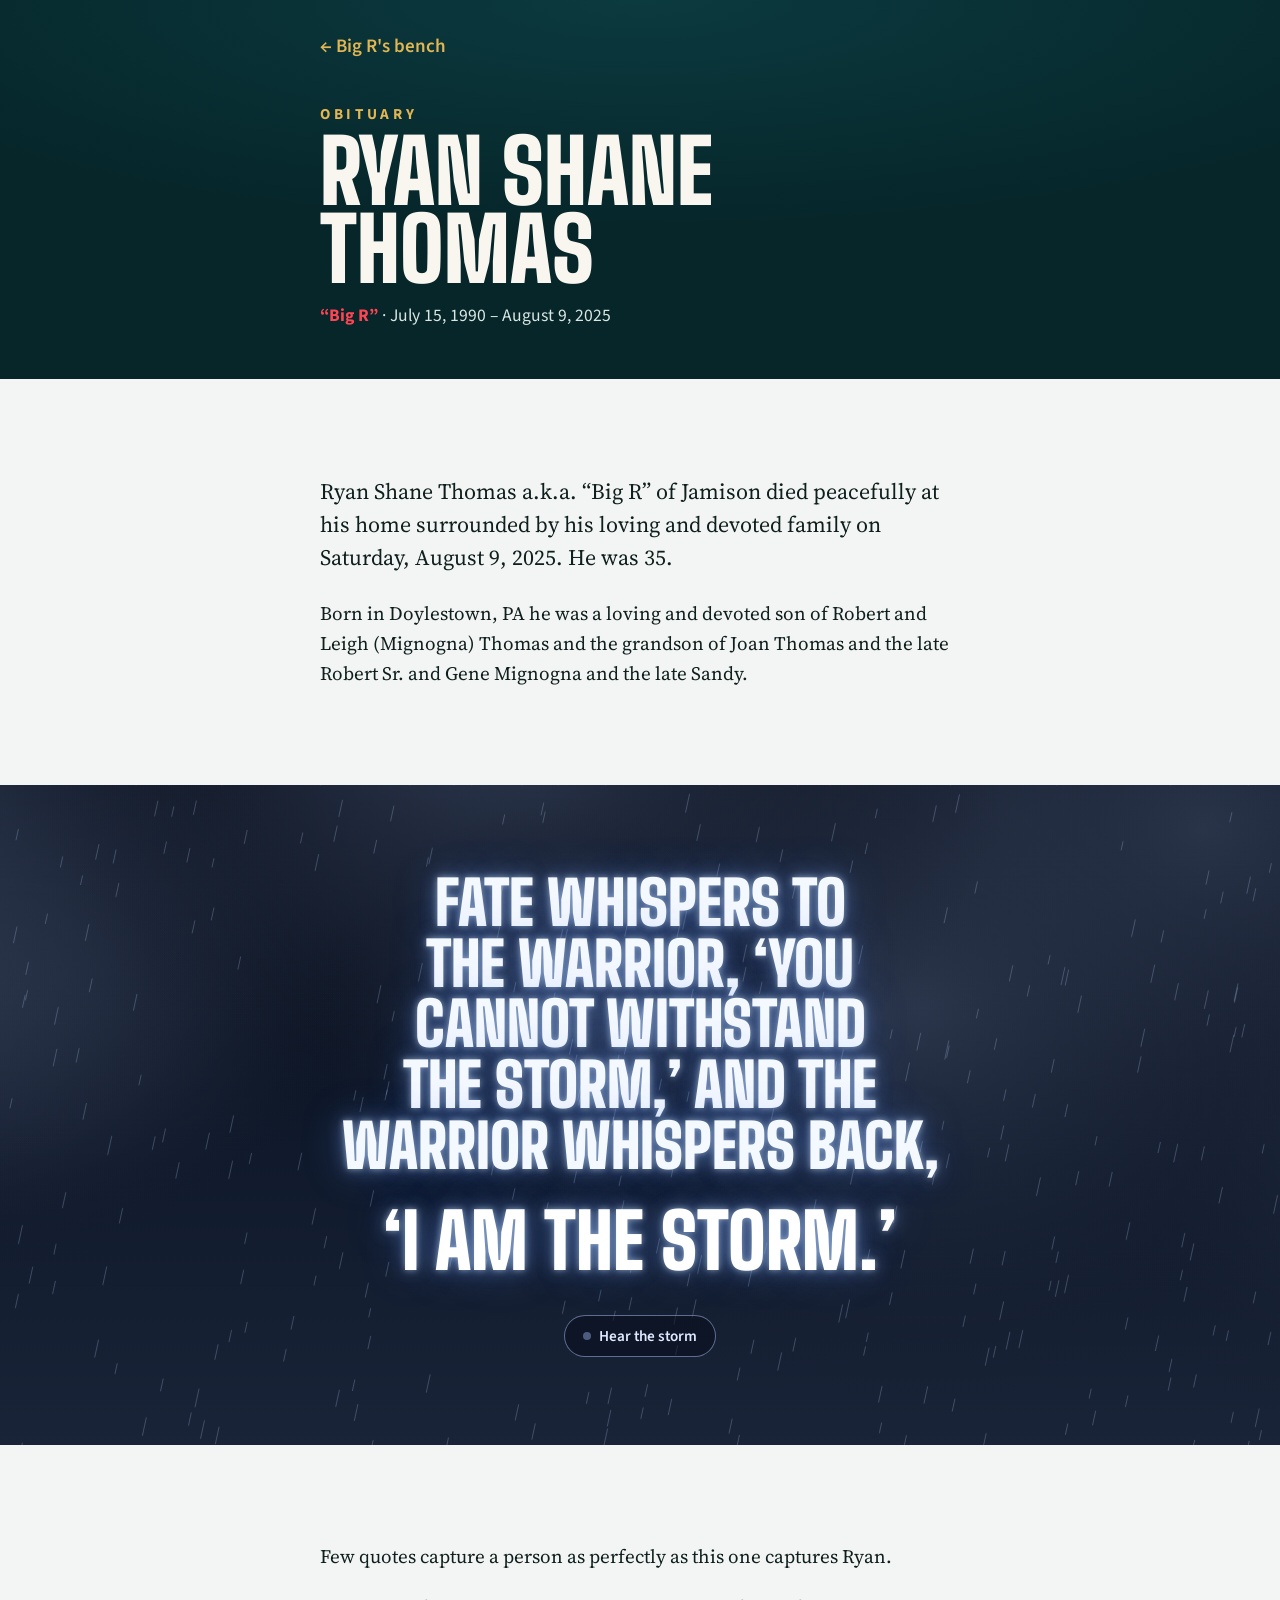
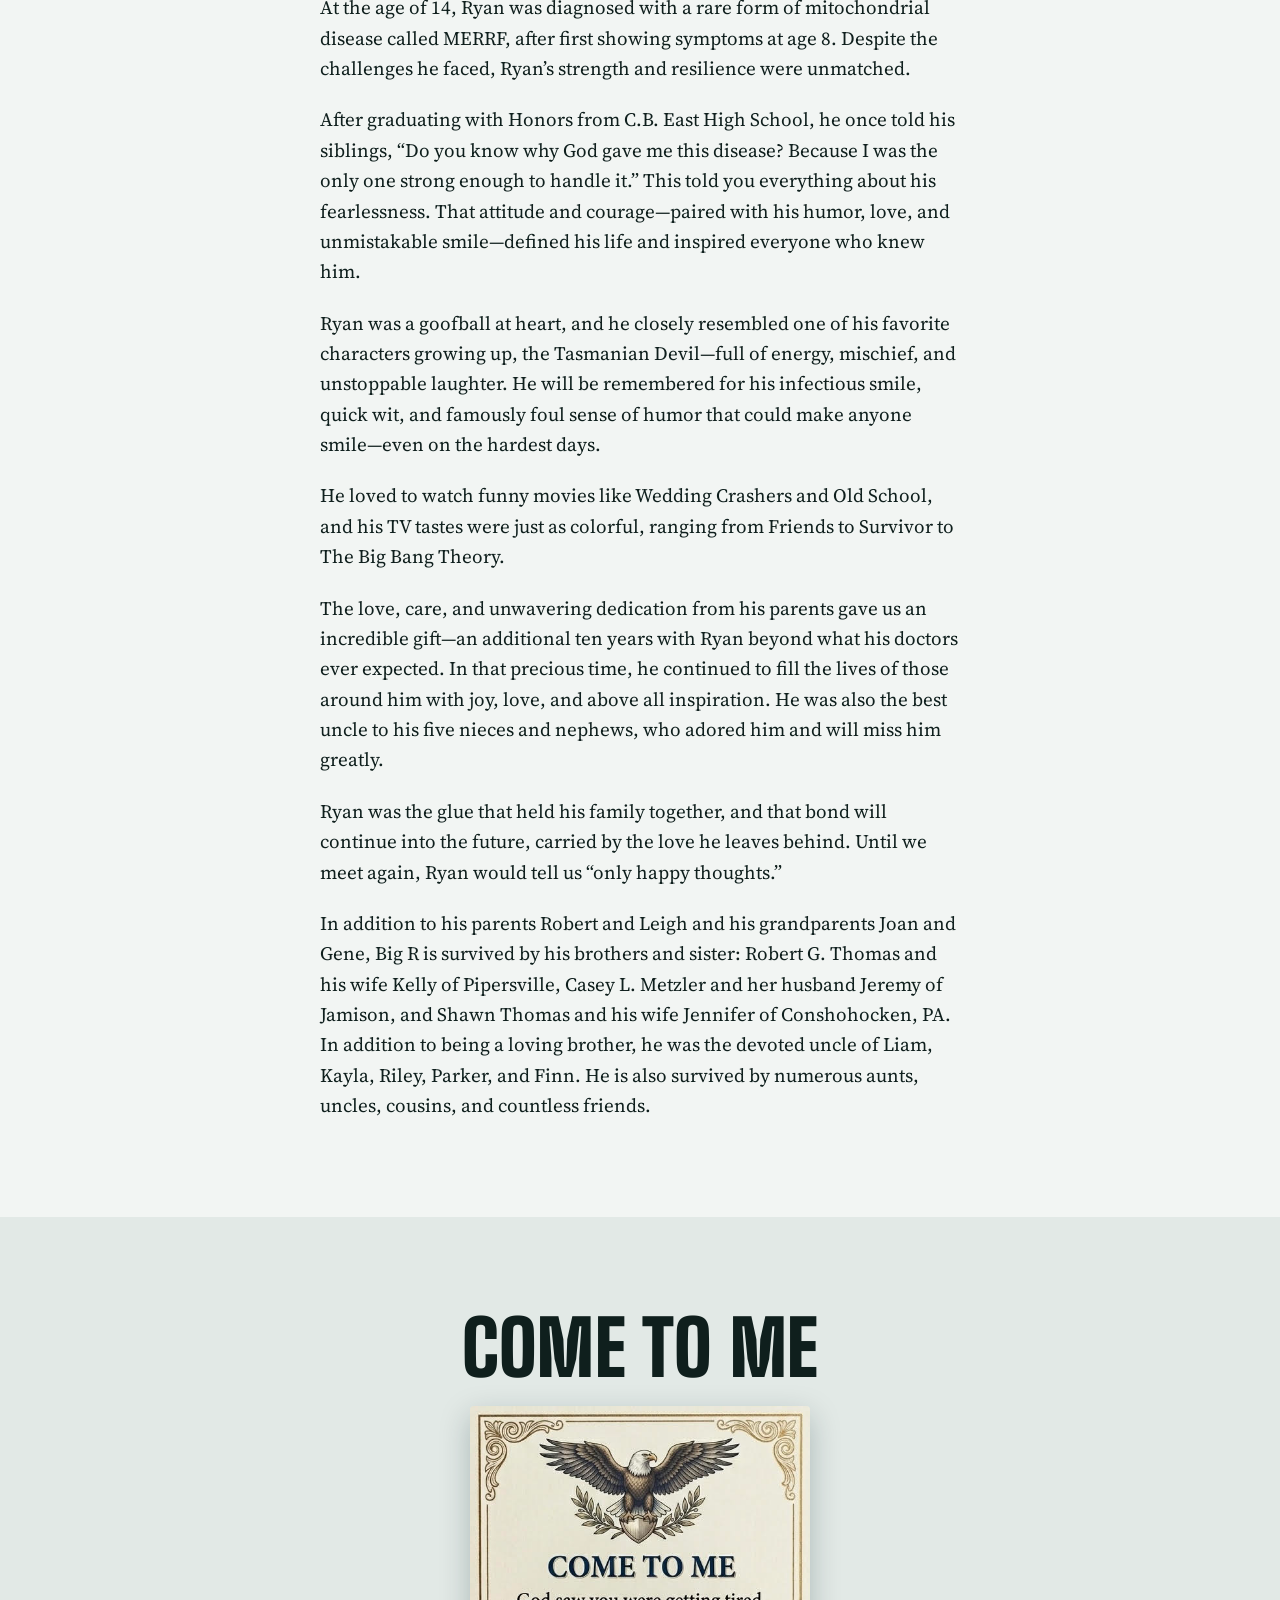
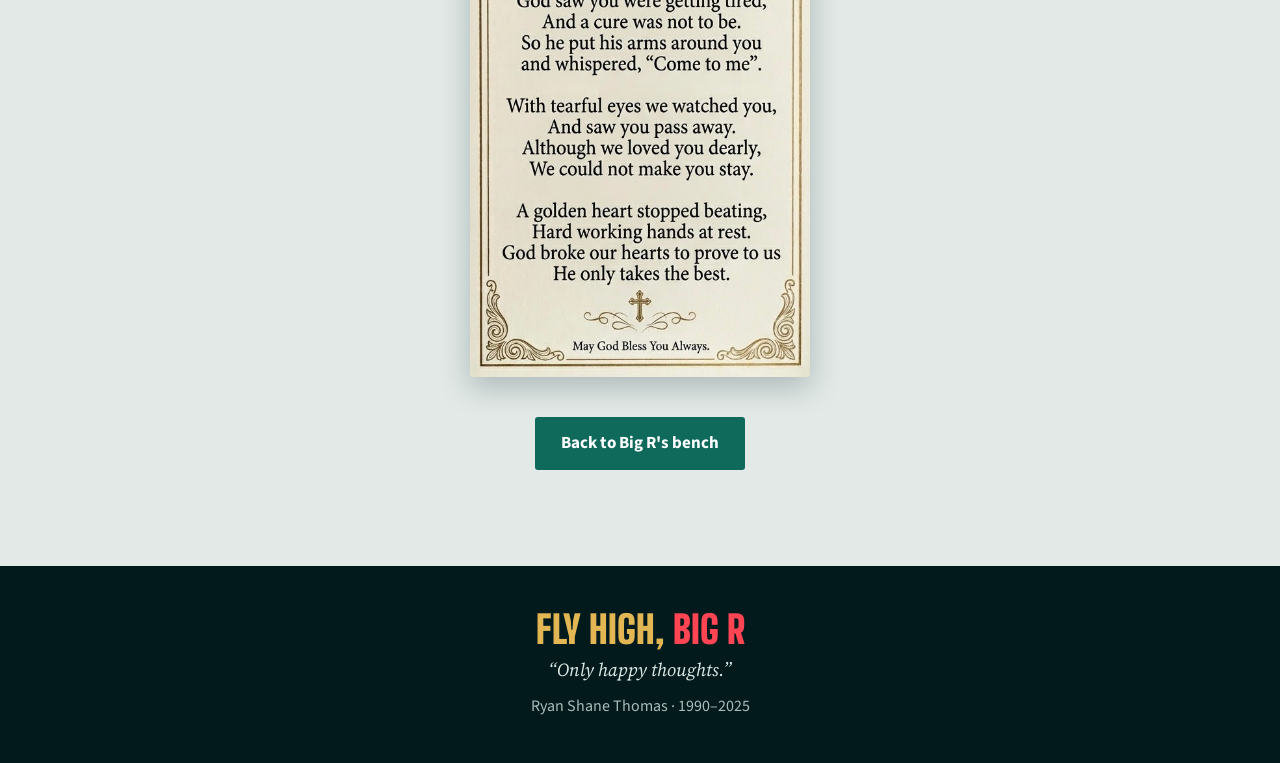
<file: obituary.html>
<!DOCTYPE html>
<html lang="en">
<head>
<meta charset="utf-8">
<meta name="viewport" content="width=device-width, initial-scale=1, viewport-fit=cover">
<title>Ryan Shane Thomas · Obituary</title>
<meta name="description" content="The obituary of Ryan Shane &quot;Big R&quot; Thomas of Jamison, Pennsylvania, July 15, 1990 – August 9, 2025.">
<meta property="og:title" content="Ryan Shane &quot;Big R&quot; Thomas · Obituary">
<meta property="og:image" content="https://bigrthomas.com/images/ryan-portrait.png">
<link rel="canonical" href="https://bigrthomas.com/obituary.html">
<meta name="theme-color" content="#06262a">
<link rel="icon" href="images/big-r-logo.png">
<link rel="preconnect" href="https://fonts.googleapis.com">
<link rel="preconnect" href="https://fonts.gstatic.com" crossorigin>
<link rel="stylesheet" href="https://fonts.googleapis.com/css2?family=Big+Shoulders+Display:wght@700;900&family=Source+Sans+3:wght@400;600;700&family=Source+Serif+4:ital,opsz,wght@0,8..60,400;0,8..60,600;1,8..60,400&display=swap">
<link rel="stylesheet" href="styles.css?v=15">
</head>
<body>

<header class="page-head">
  <div class="wrap narrow">
    <a class="back" href="index.html"><span aria-hidden="true">←</span> Big R's bench</a>
    <p class="kicker">Obituary</p>
    <h1>Ryan Shane Thomas</h1>
    <p class="page-dates"><span class="bigr">“Big R”</span> · <time datetime="1990-07-15">July 15, 1990</time> – <time datetime="2025-08-09">August 9, 2025</time></p>
  </div>
</header>

<main>
<article class="band obit">
  <div class="wrap narrow">
    <p class="lede">Ryan Shane Thomas a.k.a. “Big R” of Jamison died peacefully at his home surrounded by his loving and devoted family on Saturday, August 9, 2025. He was 35.</p>

    <p>Born in Doylestown, PA he was a loving and devoted son of Robert and Leigh (Mignogna) Thomas and the grandson of Joan Thomas and the late Robert Sr. and Gene Mignogna and the late Sandy.</p>

  </div>
</article>

<section class="storm" id="storm" aria-label="Thunderstorm">
  <canvas id="storm-canvas" aria-hidden="true"></canvas>
  <div class="wrap narrow">
    <blockquote class="storm-quote">
      <p>Fate whispers to the warrior, ‘You cannot withstand the storm,’ and the warrior whispers back, <span class="storm-strong">‘I am the storm.’</span></p>
    </blockquote>
    <p class="storm-sound-row"><button class="storm-sound" id="storm-sound" type="button" aria-pressed="false">Hear the storm</button></p>
  </div>
</section>

<article class="band obit obit-rest">
  <div class="wrap narrow">
    <p>Few quotes capture a person as perfectly as this one captures Ryan.</p>

    <p>At the age of 14, Ryan was diagnosed with a rare form of mitochondrial disease called MERRF, after first showing symptoms at age 8. Despite the challenges he faced, Ryan’s strength and resilience were unmatched.</p>

    <p>After graduating with Honors from C.B. East High School, he once told his siblings, “Do you know why God gave me this disease? Because I was the only one strong enough to handle it.” This told you everything about his fearlessness. That attitude and courage—paired with his humor, love, and unmistakable smile—defined his life and inspired everyone who knew him.</p>

    <p>Ryan was a goofball at heart, and he closely resembled one of his favorite characters growing up, the Tasmanian Devil—full of energy, mischief, and unstoppable laughter. He will be remembered for his infectious smile, quick wit, and famously foul sense of humor that could make anyone smile—even on the hardest days.</p>

    <p>He loved to watch funny movies like Wedding Crashers and Old School, and his TV tastes were just as colorful, ranging from Friends to Survivor to The Big Bang Theory.</p>

    <p>The love, care, and unwavering dedication from his parents gave us an incredible gift—an additional ten years with Ryan beyond what his doctors ever expected. In that precious time, he continued to fill the lives of those around him with joy, love, and above all inspiration. He was also the best uncle to his five nieces and nephews, who adored him and will miss him greatly.</p>

    <p>Ryan was the glue that held his family together, and that bond will continue into the future, carried by the love he leaves behind. Until we meet again, Ryan would tell us “only happy thoughts.”</p>

    <p>In addition to his parents Robert and Leigh and his grandparents Joan and Gene, Big R is survived by his brothers and sister: Robert G. Thomas and his wife Kelly of Pipersville, Casey L. Metzler and her husband Jeremy of Jamison, and Shawn Thomas and his wife Jennifer of Conshohocken, PA. In addition to being a loving brother, he was the devoted uncle of Liam, Kayla, Riley, Parker, and Finn. He is also survived by numerous aunts, uncles, cousins, and countless friends.</p>
  </div>
</article>

<section class="band tinted" id="prayer">
  <div class="wrap narrow center">
    <h2 class="shout">Come to Me</h2>
    <img class="prayer-card" src="images/prayer-card.jpg" width="523" height="877" loading="lazy"
         alt="Ryan's prayer card, with the poem Come to Me beneath an eagle. It ends: May God bless you always.">
    <p class="obit-actions"><a class="button" href="index.html">Back to Big R's bench</a></p>
  </div>
</section>
</main>

<footer class="site-footer">
  <div class="wrap center">
    <p class="forever">Fly high, <span class="bigr">Big R</span></p>
    <p class="happy">“Only happy thoughts.”</p>
    <p>Ryan Shane Thomas · 1990–2025</p>
  </div>
</footer>

<script src="storm.js?v=12"></script>
</body>
</html>
</file>
<file: styles.css>
/* Layout: the page opens on the live sky over Ryan's bench, with a bald eagle
   circling. Below it, loud stadium-size headings and plain reading text
   alternate between daylight bands and midnight-green bands with eagle gold. */
:root {
  --midnight: #06262a;     /* midnight green ground */
  --midnight-2: #0b3a3f;
  --green: #0f6a5c;        /* links and buttons on light */
  --gold: #e2b653;         /* eagle gold, on dark */
  --gold-dark: #8a6410;    /* gold on light */
  --red: #c8303a;          /* Big R logo red, on light */
  --red-bright: #ff4553;   /* the same red, lifted for dark grounds */
  --paper: #f2f5f3;
  --paper-tint: #e2e9e6;
  --ink: #0f1f1d;
  --ink-soft: #485a57;
  --line: #c3cfcb;
  --white: #f8f6ee;        /* eagle white */

  --display: "Big Shoulders Display", "Arial Narrow", Impact, sans-serif;
  --body: "Source Serif 4", Georgia, "Times New Roman", serif;
  --ui: "Source Sans 3", "Segoe UI", system-ui, sans-serif;
}

*, *::before, *::after { box-sizing: border-box; }
html { scroll-behavior: smooth; -webkit-text-size-adjust: 100%; }
body { margin: 0; background: var(--paper); color: var(--ink); font-family: var(--body); font-size: 1.1875rem; line-height: 1.6; }
img { max-width: 100%; height: auto; display: block; }
[hidden] { display: none !important; }
.visually-hidden { position: absolute; width: 1px; height: 1px; overflow: hidden; clip-path: inset(50%); white-space: nowrap; }

.wrap { max-width: 68rem; margin-inline: auto; padding-left: max(20px, env(safe-area-inset-left, 0px)); padding-right: max(20px, env(safe-area-inset-right, 0px)); }
.narrow { max-width: 40rem; margin-inline: auto; }
.wrap.narrow { max-width: calc(40rem + 40px); }
.center { text-align: center; }

.skip { position: absolute; left: -999px; top: 0; background: var(--gold); color: var(--midnight); padding: 8px 14px; font-family: var(--ui); z-index: 50; }
.skip:focus { left: 8px; top: 8px; }
a { color: var(--green); text-underline-offset: 3px; }
:focus-visible { outline: 3px solid var(--gold); outline-offset: 3px; }

h1, h2, h3 { margin: 0; text-wrap: balance; }
p { margin: 0 0 1.1em; }
p:last-child { margin-bottom: 0; }
h3 { font-family: var(--ui); font-weight: 700; font-size: 1.125rem; line-height: 1.3; }

.shout { font-family: var(--display); font-weight: 900; text-transform: uppercase; font-size: clamp(2.6rem, 11vw, 4.75rem); line-height: 0.92; letter-spacing: 0.005em; margin-bottom: 1.25rem; }
.bigr { color: var(--red); }
.dark .bigr, .sky .bigr, .salute .bigr, .site-footer .bigr { color: var(--red-bright); }
.sky .bigr { text-shadow: 0 2px 0 rgba(40, 0, 6, 0.55), 0 4px 22px rgba(3, 18, 26, 0.6); }
.bigr-on-gold { color: #9c1420; }
.dark .shout { color: var(--white); }
.kicker { font-family: var(--ui); font-weight: 700; font-size: 0.95rem; letter-spacing: 0.24em; text-transform: uppercase; margin: 0; }
.label { font-family: var(--ui); font-weight: 600; font-size: 0.95rem; letter-spacing: 0.06em; text-transform: uppercase; color: var(--ink-soft); }
.section-note { font-family: var(--ui); font-size: 1rem; color: var(--ink-soft); margin-bottom: 2rem; }

/* ---------- Sky hero ---------- */
.sky { position: relative; min-height: min(100svh, 56rem); background: var(--midnight); color: #fff; display: flex; align-items: flex-end; overflow: hidden; }
#sky-canvas { position: absolute; inset: 0; width: 100%; height: 100%; display: block; }
.sky-copy { position: relative; width: 100%; padding-top: 36svh; padding-bottom: calc(2rem + env(safe-area-inset-bottom, 0px)); text-shadow: 0 2px 18px rgba(3, 18, 26, 0.55); }
.sky .kicker { color: var(--gold); text-shadow: 0 1px 8px rgba(3, 18, 26, 0.8); }
.sky h1 { font-family: var(--display); font-weight: 900; text-transform: uppercase; font-size: clamp(4.75rem, 25vw, 12rem); line-height: 0.8; letter-spacing: -0.005em; margin: 0.35rem 0 1.1rem; }
.hook { font-size: clamp(1.2rem, 4.6vw, 1.5rem); line-height: 1.4; max-width: 24rem; margin-bottom: 1.25rem; }
.live { display: flex; flex-wrap: wrap; gap: 0.5rem; margin-bottom: 1.5rem; text-shadow: none; }
.chip { font-family: var(--ui); font-size: 0.9rem; font-weight: 600; background: rgba(4, 22, 28, 0.6); border: 1px solid rgba(255, 255, 255, 0.28); border-radius: 999px; padding: 0.3rem 0.85rem; -webkit-backdrop-filter: blur(6px); backdrop-filter: blur(6px); }
.chip { transition: opacity 0.6s ease; }
.chip.pending { visibility: hidden; opacity: 0; }
.chip::before { content: ""; display: inline-block; width: 8px; height: 8px; border-radius: 50%; background: var(--gold); margin-right: 0.5rem; }
.cue { display: inline-block; font-family: var(--display); font-weight: 700; text-transform: uppercase; font-size: 1.5rem; letter-spacing: 0.04em; color: var(--midnight); background: var(--gold); padding: 0.65rem 1.25rem; text-decoration: none; text-shadow: none; }
.cue .arrow { display: inline-block; animation: nudge 1.8s ease-in-out infinite; }
.cues { display: flex; flex-wrap: wrap; gap: 0.75rem; }
.cue.alt { background: rgba(4, 22, 28, 0.55); color: #fff; box-shadow: inset 0 0 0 2px var(--gold); }
@keyframes nudge { 0%, 100% { transform: translateY(0); } 50% { transform: translateY(5px); } }

/* ---------- Bands ---------- */
.band { padding-block: 4rem; }
.band.tinted { background: var(--paper-tint); }
.band.dark { background: var(--midnight); color: #dbe7e3; }
.band.dark a:not(.button) { color: var(--gold); }

/* Meet */
.meet-grid { display: grid; gap: 2rem; align-items: center; }
.meet .portrait { width: min(72vw, 320px); margin-inline: auto; filter: drop-shadow(0 16px 22px rgba(6, 38, 42, 0.45)); }
.say { font-size: clamp(1.3rem, 5vw, 1.6rem); line-height: 1.35; margin-bottom: 0.9em; }
.aside { font-style: italic; color: var(--ink-soft); }
.meet-grid { justify-items: center; text-align: center; gap: 1.5rem; }
.meet-copy { width: 100%; min-width: 0; }
.meet .label { white-space: nowrap; letter-spacing: 0.02em; font-size: min(0.95rem, 3.35vw); margin-bottom: 1.1rem; }
.meet .shout { margin-bottom: 1.5rem; }

/* The fight */
.figures { margin: 2.5rem auto; display: grid; gap: 2rem; grid-template-columns: 1fr; max-width: 40rem; } /* always one list, phone or computer */
.figures dt { font-family: var(--display); font-weight: 900; font-size: clamp(3.5rem, 15vw, 5rem); line-height: 0.9; color: var(--gold); font-variant-numeric: tabular-nums; }
.figures dd { margin: 0.6rem 0 0; max-width: 22rem; }
.pull { margin: 3rem auto 0; border-left: 4px solid var(--gold); padding-left: 1.25rem; font-style: italic; }
.pull footer { font-family: var(--ui); font-style: normal; font-weight: 600; margin-top: 0.75rem; color: var(--gold); }

/* Timeline */
.timeline { list-style: none; margin: 0; padding: 0; border-left: 3px solid var(--line); }
.timeline li { position: relative; display: grid; grid-template-columns: 5rem minmax(0, 1fr); gap: 0.75rem; padding: 0 0 2rem 1.25rem; }
.timeline li:last-child { padding-bottom: 0; }
.timeline li::before { content: ""; position: absolute; left: -9px; top: 0.6rem; width: 15px; height: 15px; border-radius: 50%; background: var(--paper); border: 3px solid var(--green); }
.timeline li:last-child::before { background: var(--red); border-color: var(--red); }
.year { font-family: var(--display); font-weight: 900; font-size: 1.9rem; line-height: 1.1; color: var(--green); font-variant-numeric: tabular-nums; }
.timeline p { margin-top: 0.3rem; }

/* Letter */
blockquote { margin: 0; }
.letter > p:first-child { font-size: 1.25rem; }
.letter footer { font-family: var(--ui); font-weight: 600; margin-top: 1.5rem; }
details { margin-top: 0.5rem; }
summary { font-family: var(--ui); font-weight: 700; color: var(--green); cursor: pointer; padding: 0.75rem 0; }
details[open] summary { margin-bottom: 0.5rem; }

/* I was here */
.here { background: radial-gradient(ellipse 90% 60% at 50% 0%, var(--midnight-2), var(--midnight) 70%); }
.gold-eagle { width: min(70vw, 300px); margin: 0 auto 1.5rem; }
.tally { margin: 2rem 0 1.75rem; }
.digits { display: flex; justify-content: center; gap: 6px; }
.digits span { font-family: var(--display); font-weight: 900; font-size: clamp(3.5rem, 17vw, 5.5rem); line-height: 1; min-width: 0.72em; padding: 0.12em 0.1em 0.06em; background: #021518; color: var(--gold); border: 1px solid rgba(226, 182, 83, 0.45); border-radius: 6px; font-variant-numeric: tabular-nums; }
.tally-label { font-family: var(--ui); font-weight: 700; letter-spacing: 0.14em; text-transform: uppercase; font-size: 0.95rem; margin: 0.9rem 0 0.2rem; color: var(--white); }
.tally-last { font-family: var(--ui); font-size: 0.95rem; color: #a9bdb8; margin: 0; }
.bench-line { margin-top: 2.5rem; color: #b9cbc6; }

/* Photos */
.photo { margin: 2rem 0; }
.photo img { width: 100%; border-radius: 3px; }
figcaption { font-family: var(--ui); font-size: 0.9375rem; color: var(--ink-soft); margin-top: 0.5rem; }
.gallery { display: grid; grid-template-columns: repeat(auto-fill, minmax(150px, 1fr)); gap: 10px; margin-block: 1.75rem; }
.gallery:empty { display: none; }
.gallery button { position: relative; padding: 0; border: 0; background: var(--paper-tint); cursor: zoom-in; aspect-ratio: 1; overflow: hidden; border-radius: 3px; }
.gallery img { width: 100%; height: 100%; object-fit: cover; }
.gallery .who { position: absolute; left: 0; right: 0; bottom: 0; padding: 1.2rem 0.5rem 0.35rem; font-family: var(--ui); font-size: 0.8rem; color: #fff; text-align: left; background: linear-gradient(transparent, rgba(0, 0, 0, 0.7)); }

.upload { margin-top: 1.5rem; }
.upload-step { margin-top: 1.25rem; display: grid; gap: 0.6rem; }
.upload-step img { max-height: 320px; width: auto; border-radius: 3px; }
.upload-step label { font-family: var(--ui); font-weight: 600; font-size: 1rem; }
.upload-step input[type="text"] { font: inherit; font-family: var(--ui); padding: 0.7rem 0.8rem; border: 1px solid var(--line); border-radius: 3px; background: #fff; color: var(--ink); max-width: 20rem; }
.fine { font-family: var(--ui); font-size: 0.9rem; color: var(--ink-soft); margin: 0; }

.outing-head { display: flex; flex-wrap: wrap; align-items: center; gap: 1.25rem 2rem; }
.outing-head .logo { width: 150px; background: var(--midnight); border-radius: 50%; padding: 10px; flex: none; }
.outing-head > div { flex: 1 1 18rem; min-width: 0; }
.prayer-card { width: min(100%, 340px); margin: 1.5rem auto 0; border-radius: 4px; box-shadow: 0 10px 30px rgba(6, 38, 42, 0.25); }

/* Buttons */
.actions { display: flex; flex-wrap: wrap; gap: 0.75rem; }
.center .actions { justify-content: center; }
.button { display: inline-block; font-family: var(--ui); font-weight: 700; font-size: 1.0625rem; line-height: 1.2; padding: 0.9rem 1.5rem; border-radius: 3px; border: 2px solid var(--green); background: var(--green); color: #fff; text-decoration: none; cursor: pointer; }
.button:hover { filter: brightness(1.08); }
.button:disabled { opacity: 0.6; cursor: default; }
.button.ghost { background: transparent; color: var(--green); }
.button.gold { background: var(--gold); border-color: var(--gold); color: var(--midnight); }
.button.ghost-light { background: transparent; border-color: rgba(226, 182, 83, 0.7); color: var(--white); }
.button.big { font-family: var(--display); font-weight: 900; text-transform: uppercase; letter-spacing: 0.03em; font-size: clamp(1.9rem, 8vw, 2.5rem); padding: 0.55rem 2rem 0.45rem; box-shadow: 0 0 0 6px rgba(226, 182, 83, 0.18); }
.hint { font-family: var(--ui); font-size: 0.95rem; color: #a9bdb8; min-height: 1.5em; margin-top: 0.75rem; }
.hint.dark-text { color: var(--ink-soft); }

/* Ryan's own words, and the obituary page */
.quote-big { margin: 0 0 2rem; }
.quote-big p { font-family: var(--display); font-weight: 900; text-transform: uppercase; font-size: clamp(2rem, 8.5vw, 3.4rem); line-height: 0.98; color: var(--ink); text-wrap: balance; margin: 0; }
.quote-big p::before { content: "\201C"; color: var(--red); }
.quote-big p::after { content: "\201D"; color: var(--red); }
.quote-big footer { font-family: var(--ui); font-weight: 700; letter-spacing: 0.08em; text-transform: uppercase; font-size: 0.95rem; color: var(--ink-soft); margin-top: 1rem; }
.traits { list-style: none; margin: 0 0 1.75rem; padding: 0; border-top: 1px solid var(--line); }
.traits li { padding: 0.85rem 0; border-bottom: 1px solid var(--line); }
.happy-line { font-size: 1.3rem; margin-bottom: 1.5rem; }
.happy { font-family: var(--body); font-style: italic; font-size: 1.15rem; color: #dbe7e3; margin-bottom: 0.6rem; }

.page-head { background: radial-gradient(ellipse 90% 80% at 50% 0%, var(--midnight-2), var(--midnight) 75%); color: var(--white); padding-block: 1.5rem 3rem; }
.page-head .back { display: inline-block; font-family: var(--ui); font-weight: 600; color: var(--gold); text-decoration: none; padding: 0.5rem 0; margin-bottom: 2rem; }
.page-head .kicker { color: var(--gold); }
.page-head h1 { font-family: var(--display); font-weight: 900; text-transform: uppercase; font-size: clamp(3rem, 14vw, 5.5rem); line-height: 0.88; margin: 0.4rem 0 0.9rem; }
.page-dates { font-family: var(--ui); font-size: 1.1rem; margin: 0; color: #dbe7e3; }
.page-head .bigr { color: var(--red-bright); font-weight: 700; }
.obit .lede { font-size: 1.375rem; line-height: 1.5; }
.obit .quote-big { margin-block: 2.5rem; }
.obit-actions { margin-top: 2.5rem; }

/* Thunderstorm behind the warrior quote */
.obit-rest { padding-top: 3rem; }
.storm { --flash: 0; position: relative; overflow: hidden; background: #0b1220; color: #fff; padding-block: 5.5rem; isolation: isolate; }
#storm-canvas { position: absolute; inset: 0; width: 100%; height: 100%; display: block; z-index: -1; }
.storm-quote { margin: 0; }
.storm-quote p {
  font-family: var(--display); font-weight: 900; text-transform: uppercase; text-align: center; text-wrap: balance;
  font-size: clamp(2.1rem, 9vw, 3.8rem); line-height: 1; margin: 0; color: #f4f8ff;
  text-shadow:
    0 0 6px rgba(200, 225, 255, calc(0.55 + 0.45 * var(--flash))),
    0 0 18px rgba(140, 185, 255, calc(0.45 + 0.55 * var(--flash))),
    0 0 42px rgba(90, 140, 255, calc(0.35 + 0.65 * var(--flash)));
}
.storm-strong { display: block; margin-top: 0.35em; font-size: 1.25em; color: #fff; }
.storm-sound-row { text-align: center; margin: 2.25rem 0 0; }
.storm-sound { font-family: var(--ui); font-weight: 600; font-size: 0.95rem; color: #dfe9ff; background: rgba(8, 14, 28, 0.55); border: 1px solid rgba(170, 200, 255, 0.5); border-radius: 999px; padding: 0.55rem 1.1rem; cursor: pointer; }
.storm-sound::before { content: ""; display: inline-block; width: 0.55em; height: 0.55em; border-radius: 50%; background: rgba(170, 200, 255, 0.4); margin-right: 0.5em; vertical-align: 0.05em; }
.storm-sound[aria-pressed="true"]::before { background: #9cc2ff; box-shadow: 0 0 8px #9cc2ff; }

/* Footer */
.site-footer { background: #031a1d; color: #a9bdb8; padding-block: 2.75rem calc(2.75rem + env(safe-area-inset-bottom, 0px)); font-family: var(--ui); font-size: 1rem; }
.forever { font-family: var(--display); font-weight: 900; text-transform: uppercase; font-size: 2.4rem; line-height: 1; color: var(--gold); margin-bottom: 0.4rem; }
.site-footer .links { display: flex; flex-wrap: wrap; justify-content: center; gap: 0.25rem 1.25rem; margin-top: 1rem; }
.site-footer a { color: #dbe7e3; padding: 0.4rem 0; }

/* Salute overlay */
.salute { position: fixed; inset: 0; z-index: 40; background: rgba(3, 20, 23, 0.94); display: flex; align-items: center; justify-content: center; padding: 20px; }
#salute-canvas { position: absolute; inset: 0; width: 100%; height: 100%; pointer-events: none; }
.salute-card { position: relative; text-align: center; color: var(--white); max-width: 26rem; animation: rise 0.7s ease-out 0.9s both; }
.salute-card .kicker { color: var(--gold); }
.salute-number { font-family: var(--display); font-weight: 900; font-size: clamp(6rem, 34vw, 11rem); line-height: 0.9; color: var(--gold); margin: 0.1em 0; font-variant-numeric: tabular-nums; }
.salute-card h2 { font-family: var(--display); font-weight: 900; text-transform: uppercase; font-size: clamp(1.9rem, 8vw, 2.6rem); line-height: 1; margin-bottom: 0.75rem; }
.salute-card p { font-family: var(--ui); }
.salute-card .button { margin-top: 1rem; }
@keyframes rise { from { opacity: 0; transform: translateY(24px); } to { opacity: 1; transform: none; } }

/* Lightbox */
.lightbox { position: fixed; inset: 0; background: rgba(3, 20, 23, 0.95); z-index: 45; display: flex; flex-direction: column; align-items: center; justify-content: center; gap: 0.75rem; padding: 3.5rem 16px 1.5rem; }
.lightbox img { max-height: 78vh; width: auto; border-radius: 3px; }
.lightbox p { color: #dbe7e3; font-family: var(--ui); margin: 0; text-align: center; }
.lightbox button { position: absolute; top: calc(12px + env(safe-area-inset-top, 0px)); right: 12px; font-family: var(--ui); font-size: 1rem; font-weight: 700; background: transparent; color: var(--white); border: 1px solid rgba(226, 182, 83, 0.7); border-radius: 3px; padding: 0.5rem 0.9rem; cursor: pointer; }

@media (min-width: 48rem) {
  .band { padding-block: 6rem; }
  .sky-copy { padding-bottom: 4rem; }
}
@media (prefers-reduced-motion: reduce) {
  html { scroll-behavior: auto; }
  .cue .arrow, .salute-card { animation: none; }
}
</file>
